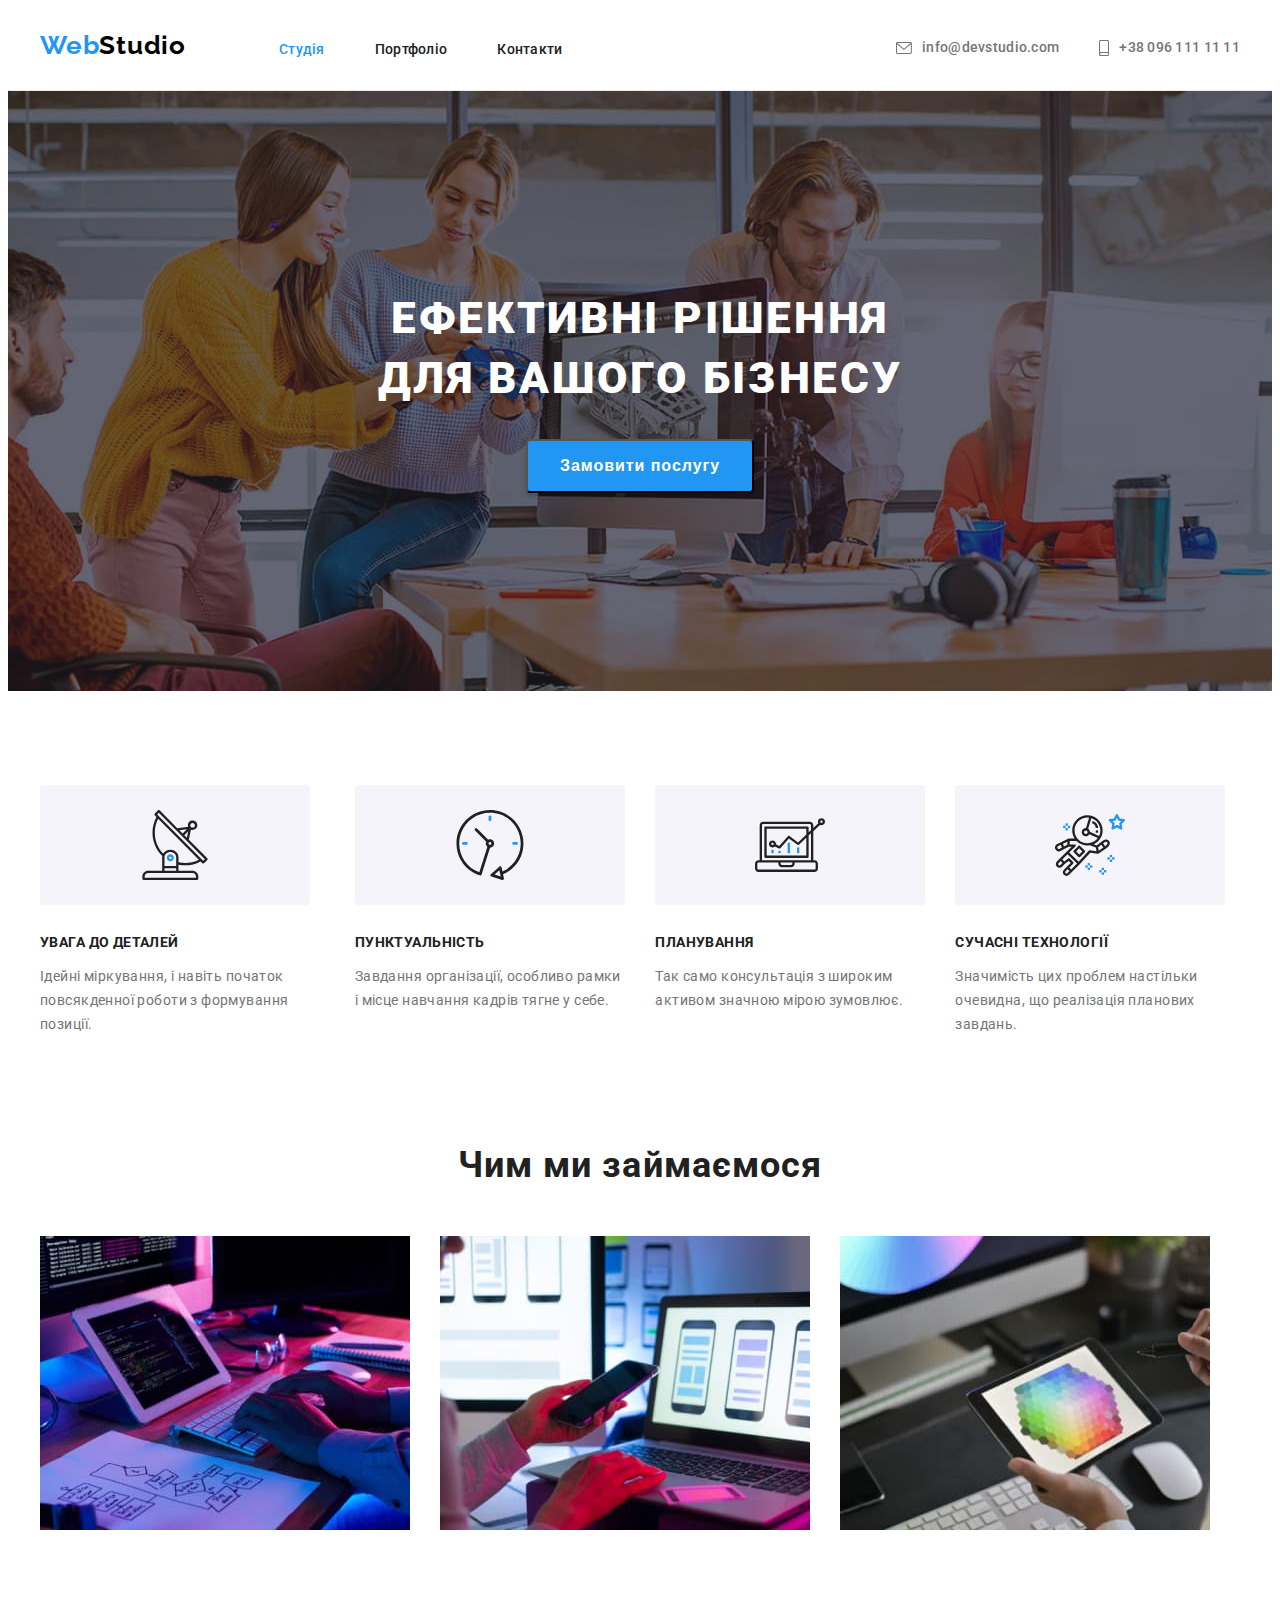
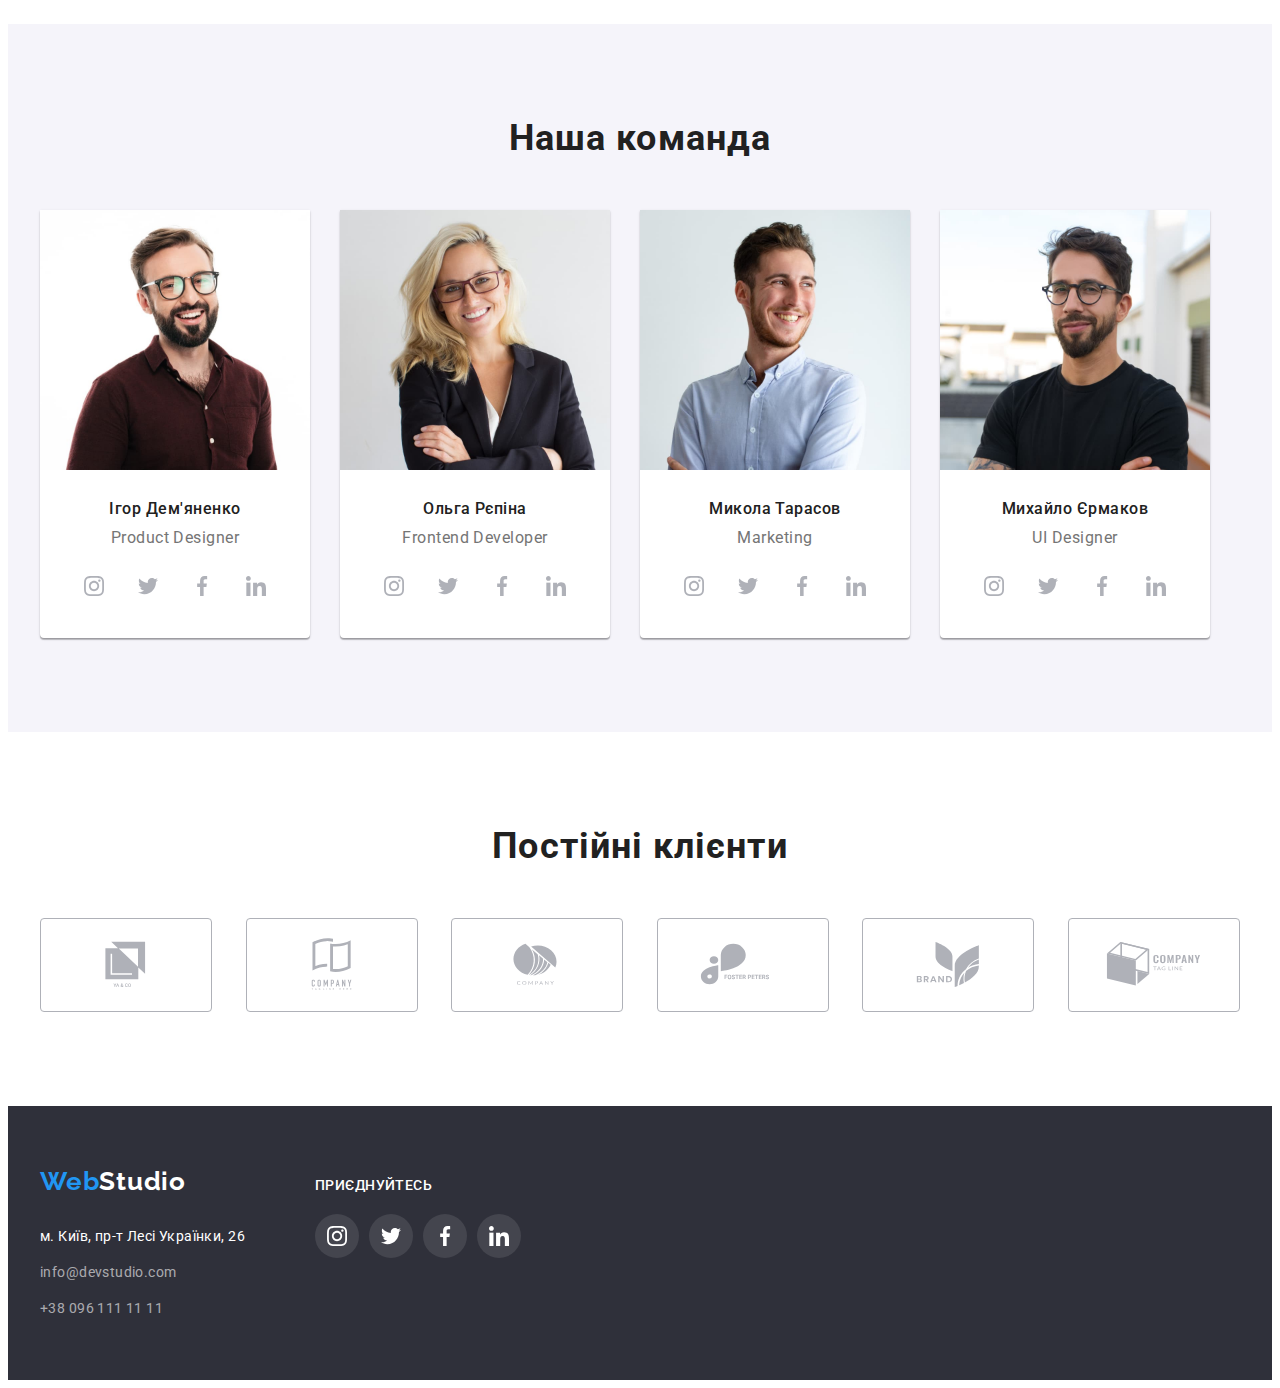
<file: index.html>
<!DOCTYPE html>
<html lang="ru">
  <head>
    <meta charset="UTF-8" />
    <meta http-equiv="X-UA-Compatible" content="IE=edge" />
    <meta name="viewport" content="width=device-width, initial-scale=1.0" />
    <link rel="preconnect" href="https://fonts.googleapis.com" />
    <link rel="preconnect" href="https://fonts.gstatic.com" crossorigin />
    <link
      href="https://fonts.googleapis.com/css2?family=Raleway:wght@700&family=Roboto:wght@400;500;700&display=swap"
      rel="stylesheet"
    />
    <link
      rel="stylesheet"
      href="https://cdnjs.cloudflare.com/ajax/libs/modern-normalize/2.0.0/modern-normalize.min.css"
      integrity="sha512-4xo8blKMVCiXpTaLzQSLSw3KFOVPWhm/TRtuPVc4WG6kUgjH6J03IBuG7JZPkcWMxJ5huwaBpOpnwYElP/m6wg=="
      crossorigin="anonymous"
      referrerpolicy="no-referrer"
    />
    <link rel="stylesheet" href="./css/styles.css" />
    <title>WebStudio</title>
  </head>
  <body>
    <header class="header">
      <div class="container header-wrapper">
        <a href="./index.html" lang="en" class="logo header-logo">
          <span class="logo-accent">Web</span>Studio</a
        >
        <nav>
          <ul class="nav-wrapper">
            <li class="header-nav-item">
              <a href="" class="header-nav-link current">Студія</a>
            </li>
            <li class="header-nav-item">
              <a href="./portfolio.html" class="header-nav-link">Портфоліо</a>
            </li>
            <li class="header-nav-item">
              <a href="" class="header-nav-link">Контакти</a>
            </li>
          </ul>
        </nav>
        <ul class="auth-wrapper">
          <li class="auth-item">
            <a class="header-auth-link" href="mailto:info@devstudio.com"
              >info@devstudio.com
              <svg class="header-auth-icon envelope-size">
                <use href="./images/sprite.svg#icon-envelope"></use>
              </svg>
            </a>
          </li>
          <li class="auth-item">
            <a class="header-auth-link" href="tel:+380961111111"
              >+38 096 111 11 11
              <svg class="header-auth-icon smartphone-size">
                <use href="./images/sprite.svg#icon-smartphone"></use></svg
            ></a>
          </li>
        </ul>
      </div>
    </header>

    <main>
      <!-- блок герой -->
      <section class="hero">
        <div class="container">
          <h1 class="hero-title">
            Ефективні рішення <br />
            для вашого бізнесу
          </h1>
          <button class="hero-btn" type="button">Замовити послугу</button>
        </div>
      </section>
      <!-- блок особливості -->
      <section>
        <div class="container">
          <h2 hidden>Особливості</h2>
          <ul class="feature-list">
            <li class="feature-item">
              <div class="feature-icon-wrapper">
                <svg class="feature-icon">
                  <use href="./images/sprite.svg#icon-antenna"></use>
                </svg>
              </div>

              <h3 class="feature-title">УВАГА ДО ДЕТАЛЕЙ</h3>
              <p class="feature-text">
                Ідейні міркування, і навіть початок повсякденної роботи з
                формування позиції.
              </p>
            </li>
            <li class="feature-item">
              <div class="feature-icon-wrapper">
                <svg class="feature-icon">
                  <use href="./images/sprite.svg#icon-clock"></use>
                </svg>
              </div>
              <h3 class="feature-title">ПУНКТУАЛЬНІСТЬ</h3>
              <p class="feature-text">
                Завдання організації, особливо рамки і місце навчання кадрів
                тягне у себе.
              </p>
            </li>
            <li class="feature-item">
              <div class="feature-icon-wrapper">
                <svg class="feature-icon">
                  <use href="./images/sprite.svg#icon-diagram"></use>
                </svg>
              </div>
              <h3 class="feature-title">ПЛАНУВАННЯ</h3>
              <p class="feature-text">
                Так само консультація з широким активом значною мірою зумовлює.
              </p>
            </li>
            <li class="feature-item">
              <div class="feature-icon-wrapper">
                <svg class="feature-icon">
                  <use href="./images/sprite.svg#icon-astronaut-1"></use>
                </svg>
              </div>
              <h3 class="feature-title">СУЧАСНІ ТЕХНОЛОГІЇ</h3>
              <p class="feature-text">
                Значимість цих проблем настільки очевидна, що реалізація
                планових завдань.
              </p>
            </li>
          </ul>
        </div>
      </section>
      <!-- блок чим ми займаємося -->
      <section>
        <div class="container">
          <h2 class="section-title">Чим ми займаємося</h2>
          <ul class="img-wrapper">
            <li class="img">
              <img
                src="./images/box-1.jpg"
                alt="Працівник пише код"
                width="370"
                height="294"
              />
            </li>
            <li class="img">
              <img
                src="./images/box-2.jpg"
                alt="Працівник робить фото"
                width="370"
                height="294"
              />
            </li>
            <li class="img">
              <img
                src="./images/box-3.jpg"
                alt="Працівник обирає колір"
                width="370"
                height="294"
              />
            </li>
          </ul>
        </div>
      </section>
      <!-- блок наша команда -->
      <section class="work-section">
        <div class="container">
          <h2 class="section-title">Наша команда</h2>
          <ul class="workers-wrapper">
            <li class="work-item">
              <img
                src="./images/igor.jpg"
                alt="Працівник Ігор"
                width="270"
                height="260"
              />
              <h3 class="worker-title">Ігор Дем'яненко</h3>
              <p lang="en" class="worker-descr">Product Designer</p>

              <ul class="worker-social-list">
                <li class="worker-social-item">
                  <svg class="worker-social-icon">
                    <use href="./images/sprite.svg#icon-instagram"></use>
                  </svg>
                </li>
                <li class="worker-social-item">
                  <svg class="worker-social-icon">
                    <use href="./images/sprite.svg#icon-twitter"></use>
                  </svg>
                </li>
                <li class="worker-social-item">
                  <svg class="worker-social-icon">
                    <use href="./images/sprite.svg#icon-facebook"></use>
                  </svg>
                </li>
                <li class="worker-social-item">
                  <svg class="worker-social-icon">
                    <use href="./images/sprite.svg#icon-linkedin"></use>
                  </svg>
                </li>
              </ul>
            </li>
            <li class="work-item">
              <img
                src="./images/olga.jpg"
                alt="Працівник Ольга"
                width="270"
                height="260"
              />
              <h3 class="worker-title">Ольга Рєпіна</h3>
              <p lang="en" class="worker-descr">Frontend Developer</p>
              <ul class="worker-social-list">
                <li class="worker-social-item">
                  <svg class="worker-social-icon">
                    <use href="./images/sprite.svg#icon-instagram"></use>
                  </svg>
                </li>
                <li class="worker-social-item">
                  <svg class="worker-social-icon">
                    <use href="./images/sprite.svg#icon-twitter"></use>
                  </svg>
                </li>
                <li class="worker-social-item">
                  <svg class="worker-social-icon">
                    <use href="./images/sprite.svg#icon-facebook"></use>
                  </svg>
                </li>
                <li class="worker-social-item">
                  <svg class="worker-social-icon">
                    <use href="./images/sprite.svg#icon-linkedin"></use>
                  </svg>
                </li>
              </ul>
            </li>
            <li class="work-item">
              <img
                src="./images/mykola.jpg"
                alt="Працівник Микола"
                width="270"
                height="260"
              />
              <h3 class="worker-title">Микола Тарасов</h3>
              <p lang="en" class="worker-descr">Marketing</p>
              <ul class="worker-social-list">
                <li class="worker-social-item">
                  <svg class="worker-social-icon">
                    <use href="./images/sprite.svg#icon-instagram"></use>
                  </svg>
                </li>
                <li class="worker-social-item">
                  <svg class="worker-social-icon">
                    <use href="./images/sprite.svg#icon-twitter"></use>
                  </svg>
                </li>
                <li class="worker-social-item">
                  <svg class="worker-social-icon">
                    <use href="./images/sprite.svg#icon-facebook"></use>
                  </svg>
                </li>
                <li class="worker-social-item">
                  <svg class="worker-social-icon">
                    <use href="./images/sprite.svg#icon-linkedin"></use>
                  </svg>
                </li>
              </ul>
            </li>
            <li class="work-item">
              <img
                src="./images/myhailo.jpg"
                alt="Працівник Михайло"
                width="270"
                height="260"
              />
              <h3 class="worker-title">Михайло Єрмаков</h3>
              <p lang="en" class="worker-descr">UI Designer</p>
              <ul class="worker-social-list">
                <li class="worker-social-item">
                  <svg class="worker-social-icon">
                    <use href="./images/sprite.svg#icon-instagram"></use>
                  </svg>
                </li>
                <li class="worker-social-item">
                  <svg class="worker-social-icon">
                    <use href="./images/sprite.svg#icon-twitter"></use>
                  </svg>
                </li>
                <li class="worker-social-item">
                  <svg class="worker-social-icon">
                    <use href="./images/sprite.svg#icon-facebook"></use>
                  </svg>
                </li>
                <li class="worker-social-item">
                  <svg class="worker-social-icon">
                    <use href="./images/sprite.svg#icon-linkedin"></use>
                  </svg>
                </li>
              </ul>
            </li>
          </ul>
        </div>
      </section>
      <!-- блок постійні клієнти-->
      <section class="clients-section">
        <div class="container">
          <h2 class="section-title">Постійні клієнти</h2>
          <ul class="clients-list">
            <li class="client-list-item">
              <svg class="client-icon">
                <use href="./images/sprite.svg#icon-company"></use>
              </svg>
            </li>
            <li class="client-list-item">
              <svg class="client-icon">
                <use href="./images/sprite.svg#icon-company-1"></use>
              </svg>
            </li>
            <li class="client-list-item">
              <svg class="client-icon">
                <use href="./images/sprite.svg#icon-company-2"></use>
              </svg>
            </li>
            <li class="client-list-item">
              <svg class="client-icon">
                <use href="./images/sprite.svg#icon-company-3"></use>
              </svg>
            </li>
            <li class="client-list-item">
              <svg class="client-icon">
                <use href="./images/sprite.svg#icon-company-4"></use>
              </svg>
            </li>
            <li class="client-list-item">
              <svg class="client-icon">
                <use href="./images/sprite.svg#icon-company-5"></use>
              </svg>
            </li>
          </ul>
        </div>
      </section>
    </main>

    <footer class="footer">
      <div class="container footer-wrapper">
        <div>
          <a href="./index.html" lang="en" class="logo footer-logo">
            <span class="logo-accent">Web</span>Studio</a
          >
          <address>
            <ul class="footer-nav">
              <li class="footer-link">
                <a
                  href="https://goo.gl/maps/8fUT9mv14ZaH1TDk7?coh=178571&entry=tt"
                  target="_blank"
                  rel="noopener noreferrer nofollow"
                  class="footer-address"
                  >м. Київ, пр-т Лесі Українки, 26</a
                >
              </li>
              <li class="footer-link">
                <a href="mailto:info@devstudio.com" class="footer-link"
                  >info@devstudio.com</a
                >
              </li>
              <li class="footer-link">
                <a href="tel:+380961111111" class="footer-link"
                  >+38 096 111 11 11</a
                >
              </li>
            </ul>
          </address>
        </div>
        <div class="footer-social-wrapper">
          <h3 class="footer-title">ПРИЄДНУЙТЕСЬ</h3>
          <ul class="footer-social-list">
            <li class="footer-social-item">
              <svg class="worker-social-icon">
                <use href="./images/sprite.svg#icon-instagram-footer"></use>
              </svg>
            </li>
            <li class="footer-social-item">
              <svg class="footer-social-icon">
                <use href="./images/sprite.svg#icon-twitter-footer"></use>
              </svg>
            </li>
            <li class="footer-social-item">
              <svg class="footer-social-icon">
                <use href="./images/sprite.svg#icon-facebook-footer"></use>
              </svg>
            </li>
            <li class="footer-social-item">
              <svg class="footer-social-icon">
                <use href="./images/sprite.svg#icon-linkedin-footer"></use>
              </svg>
            </li>
          </ul>
        </div>
      </div>
    </footer>
  </body>
</html>
</file>
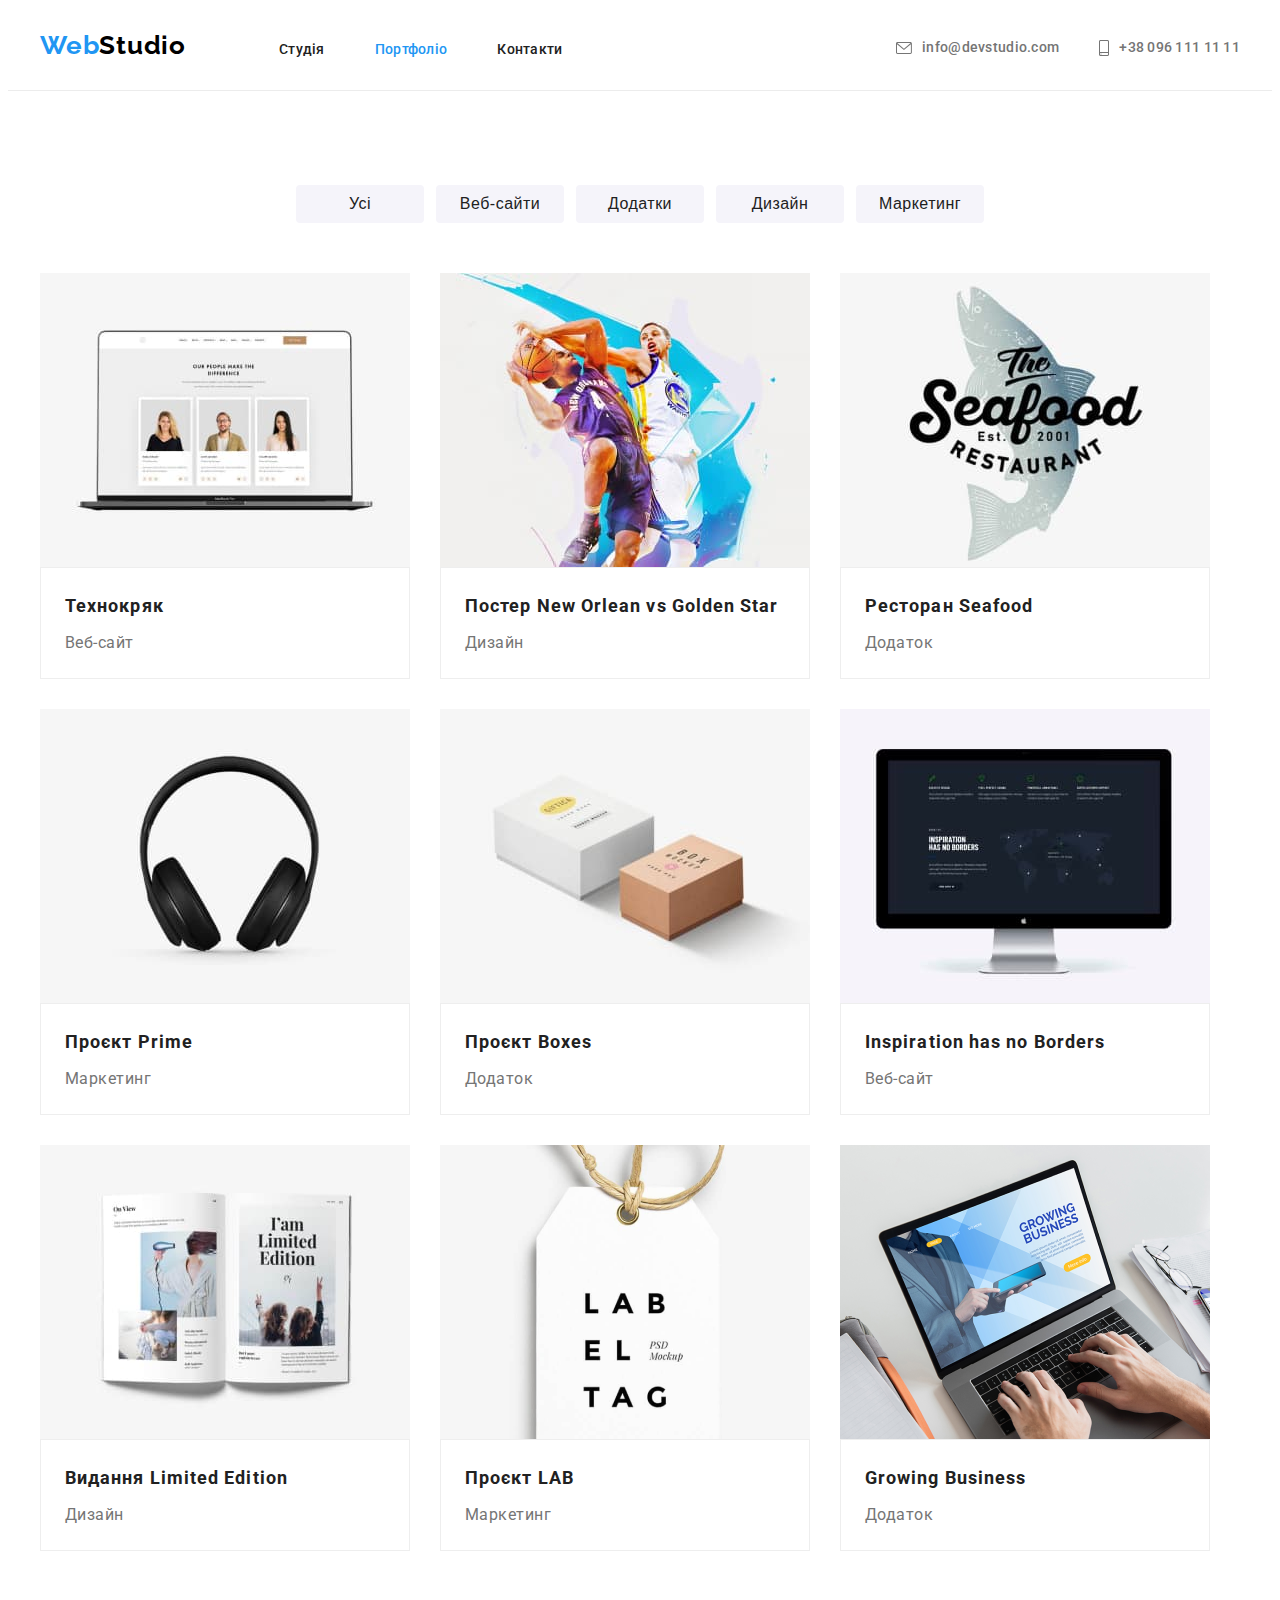
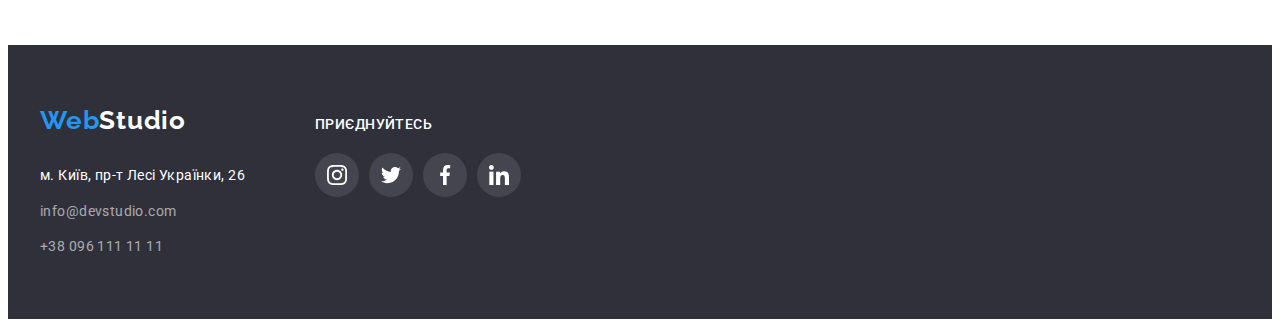
<file: portfolio.html>
<!DOCTYPE html>
<html lang="ru">
  <head>
    <meta charset="UTF-8" />
    <meta http-equiv="X-UA-Compatible" content="IE=edge" />
    <meta name="viewport" content="width=device-width, initial-scale=1.0" />
    <link rel="preconnect" href="https://fonts.googleapis.com" />
    <link rel="preconnect" href="https://fonts.gstatic.com" crossorigin />
    <link
      href="https://fonts.googleapis.com/css2?family=Raleway:wght@700&family=Roboto:wght@400;500;700&display=swap"
      rel="stylesheet"
    />
    <link
      rel="stylesheet"
      href="https://cdnjs.cloudflare.com/ajax/libs/modern-normalize/2.0.0/modern-normalize.min.css"
      integrity="sha512-4xo8blKMVCiXpTaLzQSLSw3KFOVPWhm/TRtuPVc4WG6kUgjH6J03IBuG7JZPkcWMxJ5huwaBpOpnwYElP/m6wg=="
      crossorigin="anonymous"
      referrerpolicy="no-referrer"
    />
    <link rel="stylesheet" href="./css/styles.css" />
    <title>Portfolio</title>
  </head>
  <body>
    <header class="header">
      <div class="container header-wrapper">
        <a href="./index.html" lang="en" class="logo header-logo">
          <span class="logo-accent">Web</span>Studio</a
        >
        <nav>
          <ul class="nav-wrapper">
            <li class="header-nav-item">
              <a href="./index.html" class="header-nav-link">Студія</a>
            </li>
            <li class="header-nav-item">
              <a href="./portfolio.html" class="header-nav-link current"
                >Портфоліо</a
              >
            </li>
            <li class="header-nav-item">
              <a href="" class="header-nav-link">Контакти</a>
            </li>
          </ul>
        </nav>
        <ul class="auth-wrapper">
          <li class="auth-item">
            
            <a class="header-auth-link" href="mailto:info@devstudio.com"
              >info@devstudio.com
              <svg class="header-auth-icon envelope-size">
                <use  href="./images/sprite.svg#icon-envelope" width="16"></use>
              </svg>
              </a>
          </li>
          <li class="auth-item">
            <a class="header-auth-link" href="tel:+380961111111"
              >+38 096 111 11 11
              <svg class="header-auth-icon smartphone-size">
                <use  href="./images/sprite.svg#icon-smartphone"></use>
              </svg></a>
          </li>
        </ul>
      </div>
    </header>

    <main>
      <!-- CONTROLS -->
      <section class="btn-wrapper">
        <div class="container">
          <ul>
            <button type="button" class="gallery-btn">Усі</button>
            <button type="button" class="gallery-btn">Веб-сайти</button>
            <button type="button" class="gallery-btn">Додатки</button>
            <button type="button" class="gallery-btn">Дизайн</button>
            <button type="button" class="gallery-btn">Маркетинг</button>
          </ul>
        </div>
      </section>
      <!-- GALLERY -->
      <section class="gallery">
        <div class="container">
          <ul class="gallery-wrapper">
            <li class="gallery-item">
              <img
                src="./images/laptop-front.jpg"
                alt="Відкритий ноутбук"
                width="370"
                height="294"
              />
              <div class="gallery-description-wrapper">
                <h3 class="gallery-title">Технокряк</h3>
                <p class="gallery-description">Веб-сайт</p>
              </div>
            </li>
            <li class="gallery-item">
              <img
                src="./images/players.jpg"
                alt="Гравці в баскетбол"
                width="370"
                height="294"
              />
              <div class="gallery-description-wrapper">
                <h3 class="gallery-title">Постер New Orlean vs Golden Star</h3>
                <p class="gallery-description">Дизайн</p>
              </div>
            </li>
            <li class="gallery-item">
              <img
                src="./images/fish.jpg"
                alt="Логотип ресторану риба"
                width="370"
                height="294"
              />
              <div class="gallery-description-wrapper">
                <h3 class="gallery-title">Ресторан Seafood</h3>
                <p class="gallery-description">Додаток</p>
              </div>
            </li>
            <li class="gallery-item">
              <img
                src="./images/headphones.jpg"
                alt="Навушники"
                width="370"
                height="294"
              />
              <div class="gallery-description-wrapper">
                <h3 class="gallery-title">Проєкт Prime</h3>
                <p class="gallery-description">Маркетинг</p>
              </div>
            </li>
            <li class="gallery-item">
              <img
                src="./images/boxes.jpg"
                alt="Дві коробки"
                width="370"
                height="294"
              />
              <div class="gallery-description-wrapper">
                <h3 class="gallery-title">Проєкт Boxes</h3>
                <p class="gallery-description">Додаток</p>
              </div>
            </li>
            <li class="gallery-item">
              <img
                src="./images/computer.jpg"
                alt="Монітор"
                width="370"
                height="294"
              />
              <div class="gallery-description-wrapper">
                <h3 class="gallery-title">Inspiration has no Borders</h3>
                <p class="gallery-description">Веб-сайт</p>
              </div>
            </li>
            <li class="gallery-item">
              <img
                src="./images/book.jpg"
                alt="Відкрита книжка"
                width="370"
                height="294"
              />
              <div class="gallery-description-wrapper">
                <h3 class="gallery-title">Видання Limited Edition</h3>
                <p class="gallery-description">Дизайн</p>
              </div>
            </li>
            <li class="gallery-item">
              <img
                src="./images/tag.png"
                alt="Бірка"
                width="370"
                height="294"
              />
              <div class="gallery-description-wrapper">
                <h3 class="gallery-title">Проєкт LAB</h3>
                <p class="gallery-description">Маркетинг</p>
              </div>
            </li>
            <li class="gallery-item">
              <img
                src="./images/laptop.png"
                alt="Людина працює на ноутбуці"
                width="370"
                height="294"
              />
              <div class="gallery-description-wrapper">
                <h3 class="gallery-title">Growing Business</h3>
                <p class="gallery-description">Додаток</p>
              </div>
            </li>
          </ul>
        </div>
      </section>
    </main>

    <footer class="footer">
      <div class="container footer-wrapper">
        <div>
          <a href="./index.html" lang="en" class="logo footer-logo">
            <span class="logo-accent">Web</span>Studio</a
          >
          <address>
            <ul class="footer-nav">
              <li class="footer-link">
                <a
                  href="https://goo.gl/maps/8fUT9mv14ZaH1TDk7?coh=178571&entry=tt"
                  target="_blank"
                  rel="noopener noreferrer nofollow"
                  class="footer-address"
                  >м. Київ, пр-т Лесі Українки, 26</a
                >
              </li>
              <li class="footer-link">
                <a href="mailto:info@devstudio.com" class="footer-link"
                  >info@devstudio.com</a
                >
              </li>
              <li class="footer-link">
                <a href="tel:+380961111111" class="footer-link"
                  >+38 096 111 11 11</a
                >
              </li>
            </ul>
          </address>
        </div>
        <div class="footer-social-wrapper">
          <h3 class="footer-title">ПРИЄДНУЙТЕСЬ</h3>
          <ul class="footer-social-list">
            <li class="footer-social-item">
              <svg class="worker-social-icon">
                <use href="./images/sprite.svg#icon-instagram-footer"></use>
              </svg>
            </li>
            <li class="footer-social-item">
              <svg class="footer-social-icon">
                <use href="./images/sprite.svg#icon-twitter-footer"></use>
              </svg>
            </li>
            <li class="footer-social-item">
              <svg class="footer-social-icon">
                <use href="./images/sprite.svg#icon-facebook-footer"></use>
              </svg>
            </li>
            <li class="footer-social-item">
              <svg class="footer-social-icon">
                <use href="./images/sprite.svg#icon-linkedin-footer"></use>
              </svg>
            </li>
          </ul>
        </div>
      </div>
    </footer>
  </body>
</html>
</file>
<file: css/styles.css>
body {
  font-family: 'Roboto', sans-serif;
}

a {
  text-decoration: none;
}

ul {
  list-style: none;
}

р,
h1,
h2,
h3,
h4,
h5,
h6 {
  margin: 0;
}

ul {
  margin: 0;
  padding: 0;
}
button {
  cursor: pointer;
}

img {
  display: block;
}
/* ------------------HEADER------------------ */

.header {
  border-bottom: 1px solid #ececec;
}

.container {
  width: 1200px;
  margin: 0 auto;
  padding-left: 15px;
  padding-right: 15px;
}

.logo-accent {
  color: #2196f3;
}

.logo {
  font-family: 'Raleway', sans-serif;
  color: #000000;
  font-weight: Bold;
  font-size: 26px;
  line-height: 1.19;
  letter-spacing: 0.03em;
}

.header-logo {
  margin-right: 93px;
}

.header-wrapper {
  display: flex;
  align-items: baseline;
}

.nav-wrapper {
  display: flex;
}

.auth-wrapper {
  display: flex;
  margin-left: auto;
}

.auth-item:last-child {
  margin-left: 40px;
}

.header-nav-link {
  display: inline-block;
  font-weight: 500;
  font-size: 14px;
  line-height: 1.14;
  color: #212121;
  letter-spacing: 0.02em;

  padding-top: 32px;
  padding-bottom: 32px;
}

.header-nav-item:not(:last-child) {
  margin-right: 50px;
}
.header-nav-link:hover,
.header-nav-link:focus {
  color: #2196f3;
}

.current {
  color: #2196f3;
}

.header-auth-icon {
  fill: currentColor;

  margin-right: 10px;
}

.envelope-size{
  width: 16px;
  height: 12px;
}

.smartphone-size{
  width: 10px;
  height: 16px;
}

.header-auth-link{
  display: flex;
  flex-direction: row-reverse;
  
  align-items: center;
}

.header-auth-link {
  font-weight: 500;
  font-size: 14px;
  line-height: 1.14;
  color: #757575;
  letter-spacing: 0.02em;

  padding-top: 32px;
  padding-bottom: 32px;
}

.header-auth-link:hover,
.header-auth-link:focus {
  color: #2196f3;
}

/* ------------------HERO------------------ */

.hero {
  background-color: #2f303a;
  text-align: center;
  height: 600px;
  display: flex;
  align-items: center;
  background-image: linear-gradient( rgba(47, 48, 58, 0.4), rgba(47, 48, 58, 0.4) ), url(../images/hero.jpg);
  background-repeat: no-repeat;
  background-position: center;
}

.hero-title {
  font-weight: 900;
  font-size: 44px;
  line-height: 1.36;
  letter-spacing: 0.06em;
  text-transform: uppercase;

  color: #fff;

  text-align: center;

  margin-bottom: 30px;
}

.hero-btn {
  color: #fff;
  font-weight: 700;
  font-size: 16px;
  line-height: 1.87;
  letter-spacing: 0.06em;

  text-align: center;

  background-color: #2196f3;

  border-radius: 4px;
  box-shadow: 0px 4px 4px rgba(0, 0, 0, 0.15);
  padding: 10px 32px;
  /* width: 200px;
  height: 50px; */
}

.hero-btn:hover,
.hero-btn:focus {
  background-color: #188ce8;
}

/* ------------------ОСОБЛИВОСТІ------------------ */

.feature-list {
  display: flex;
  padding-top: 94px;
  padding-bottom: 94px;
}

.feature-item:not(:last-child) {
  margin-right: 30px;
}

.feature-title {
  font-weight: 700;
  font-size: 14px;
  line-height: 1.14;
  letter-spacing: 0.03em;
  text-transform: uppercase;

  color: #212121;

  margin-bottom: 10px;
}

.feature-text {
  font-size: 14px;
  line-height: 1.71;
  letter-spacing: 0.03em;
  color: #757575;
}


.feature-icon-wrapper{
  width: 270px;
  height: 120px;
  background-color: #F5F4FA;
  border-radius: 4px;

  display: flex;
  justify-content: center;
  align-items: center;

  margin-bottom: 30px;
}

.feature-icon-wrapper:hover{
  box-shadow: 1px 5px 10px 0px rgba(0,0,0,0.5);
  
  cursor: pointer;
}

.feature-icon{
  width: 70px;
  height: 70px;
}
/* ------------------ЧИМ МИ ЗАЙМАЄМОСЯ------------------ */

.section-title {
  font-weight: 700;
  font-size: 36px;
  line-height: 1.16;
  text-align: center;
  letter-spacing: 0.03em;

  color: #212121;

  margin-bottom: 50px;
}

.img-wrapper {
  display: flex;
  padding-bottom: 94px;
}

.img:not(:last-child) {
  margin-right: 30px;
}

/* ------------------НАША КОМАНДА------------------ */

.work-section {
  background-color: #f5f4fa;
  padding-top: 94px;
  padding-bottom: 94px;
}

.workers-wrapper {
  display: flex;
  text-align: center;
}

.work-item {
  background-color: #fff;
  box-shadow: 0px 1px 3px rgba(0, 0, 0, 0.12), 0px 1px 1px rgba(0, 0, 0, 0.14),
    0px 2px 1px rgba(0, 0, 0, 0.2);
  border-radius: 0px 0px 4px 4px;

  padding-bottom: 30px;
  
}

.work-item:not(:last-child) {
  margin-right: 30px;
}

.worker-title {
  font-weight: 500;
  font-size: 16px;
  line-height: 1.18;
  letter-spacing: 0.03em;
  color: #212121;

  margin-top: 30px;
}

.worker-descr {
  font-size: 16px;
  line-height: 1.18;
  letter-spacing: 0.03em;

  color: #757575;

  margin-top: 10px;
  margin-bottom: 0px;
}

.worker-social-list{
  display: flex;
  justify-content: center;

  margin-top: 16px;
  padding-right: 32px;
  padding-left: 32px;
}


.worker-social-icon{
  width: 20px;
  height: 20px;
  fill: currentColor;
}

.worker-social-item{
  width: 44px;
  height: 44px;
  border-radius: 50%;
  color: #AFB1B8;

  display: flex;
  justify-content: center;
  align-items: center;
}

.worker-social-item:hover,
.worker-social-item:focus{
  background-color: #2196f3;
  color: #fff;
  cursor: pointer;
}

.worker-social-item:not(:last-child){
  margin-right: 10px;
}

/* ------------------CLIENTS------------------ */

.clients-section{
  padding-top: 94px;
  padding-bottom: 94px;
}

.clients-list{
  display: flex;
  flex-direction: row;
  justify-content: space-between;
}

.client-list-item{
  display: flex;
  justify-content: center;
  align-items: center;
  width: 170px; 
  height: 92px;

  border: 1px solid#AFB1B8;
  border-radius: 4px;

  color: #AFB1B8;
}

.client-list-item:hover, 
.client-list-item:focus{
  border-color: #2196f3;
  color: #2196f3;

  cursor: pointer;
}


.client-icon{
  fill: currentColor;
  width: 106px;
  height: 60px;
}
/* ------------------FOOTER------------------ */

.footer {
  background-color: #2f303a;
  padding-top: 60px;
  padding-bottom: 60px;
}

.footer-wrapper{
  display: flex;
}

.footer-logo {
  display: inline-block;
  color: #fff;
  margin-bottom: 28px;
}

.footer-address {
  font-size: 14px;
  line-height: 1.71;
  letter-spacing: 0.03em;
  font-style: normal;
  color: #fff;
}

.footer-link {
  font-size: 14px;
  line-height: 1.7;
  letter-spacing: 0.03em;
  font-style: normal;
  line-height: 1.71;
  color: rgba(255, 255, 255, 0.6);
}

.footer-link:not(:last-child) {
  margin-bottom: 12px;
}

.footer-address:hover,
.footer-address:focus,
.footer-link:hover,
.footer-link:focus {
  color: #2196f3;
}


.footer-title{
  font-weight: 500;
  font-size: 14px;
  line-height: 1.14;
  letter-spacing: 0.03em;
  text-transform: uppercase;
  color: #ffffff;

  margin-bottom: 20px;
}

.footer-social-icon{
  width: 20px;
  height: 20px;
  fill: currentColor;
}

.footer-social-list{
  display: flex;
}

.footer-social-wrapper{
  margin-left: 70px;
  padding-top: 12px;
}

.footer-social-item{
  width: 44px;
  height: 44px;
  background-color: rgba(255, 255, 255, 0.1);
  
  display: flex;
  justify-content: center;
  align-items: center;

  border-radius: 50%;

  color: #fff;
}

.footer-social-item:hover,
.footer-social-item:focus{
  background-color: #2196f3;
  cursor: pointer;
}

.footer-social-item:not(:last-child){
  margin-right: 10px;
}
/* ------------------PORTFOLIO------------------ */

.gallery {
  padding-bottom: 94px;
}
.btn-wrapper {
  padding-top: 94px;
  padding-bottom: 50px;
  text-align: center;
}

.gallery-title {
  font-weight: 700;
  font-size: 18px;
  line-height: 2;
  letter-spacing: 0.06em;

  color: #212121;

  margin: 20px 0px 4px 24px;
}

.gallery-description {
  display: inline;
  font-size: 16px;
  line-height: 1.87;
  letter-spacing: 0.03em;

  color: #757575;

  margin: 0px 0px 0px 24px;
}

.gallery-btn {
  background-color: #f5f4fa;
  border-radius: 4px;
  width: 128px;
  height: 38px;

  color: #212121;
  font-weight: 500;
  font-size: 16px;
  line-height: 1.62;
  text-align: center;
  letter-spacing: 0.03em;

  border-color: transparent;
}

.gallery-btn:not(:last-child) {
  margin-right: 8px;
}

.gallery-btn:hover,
.gallery-btn:focus,
.gallery-btn:active {
  color: #fff;
  background-color: #2196f3;
  box-shadow: 0px 4px 5px -1px rgba(0,0,0,0.5);
}

.gallery-wrapper {
  display: flex;
  flex-wrap: wrap;

  margin-right: -30px;
}

.gallery-item {
  margin-bottom: 30px;
}

.gallery-item:hover,
.gallery-item:focus {
  cursor: pointer;
  box-shadow: 1px 5px 10px 0px rgba(0,0,0,0.5);
}

.gallery-item:not(:nth-child(3n)) {
  margin-right: 30px;
}

.gallery-item:nth-last-child(-n + 3) {
  margin-bottom: 0px;
}

.gallery-description-wrapper {
  border: 1px solid #eeeeee;
  padding-bottom: 20px;
}
</file>
